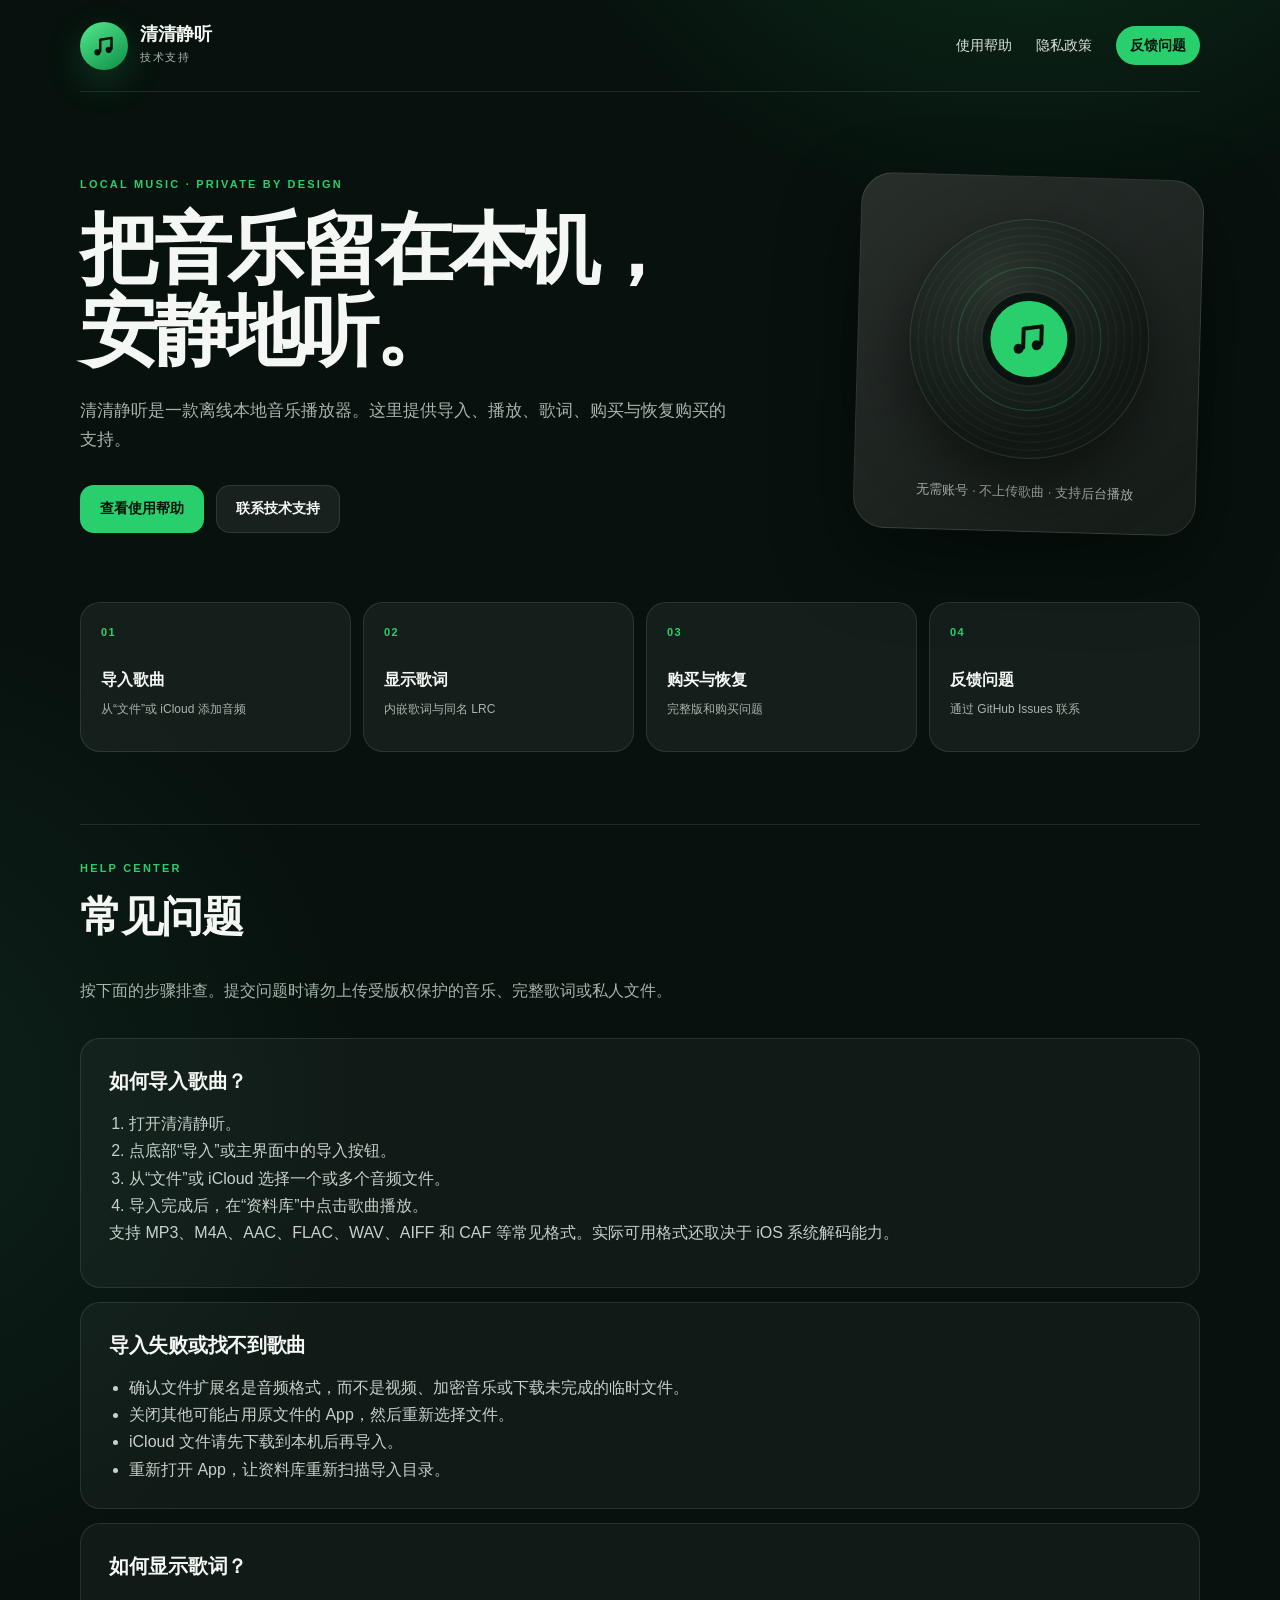
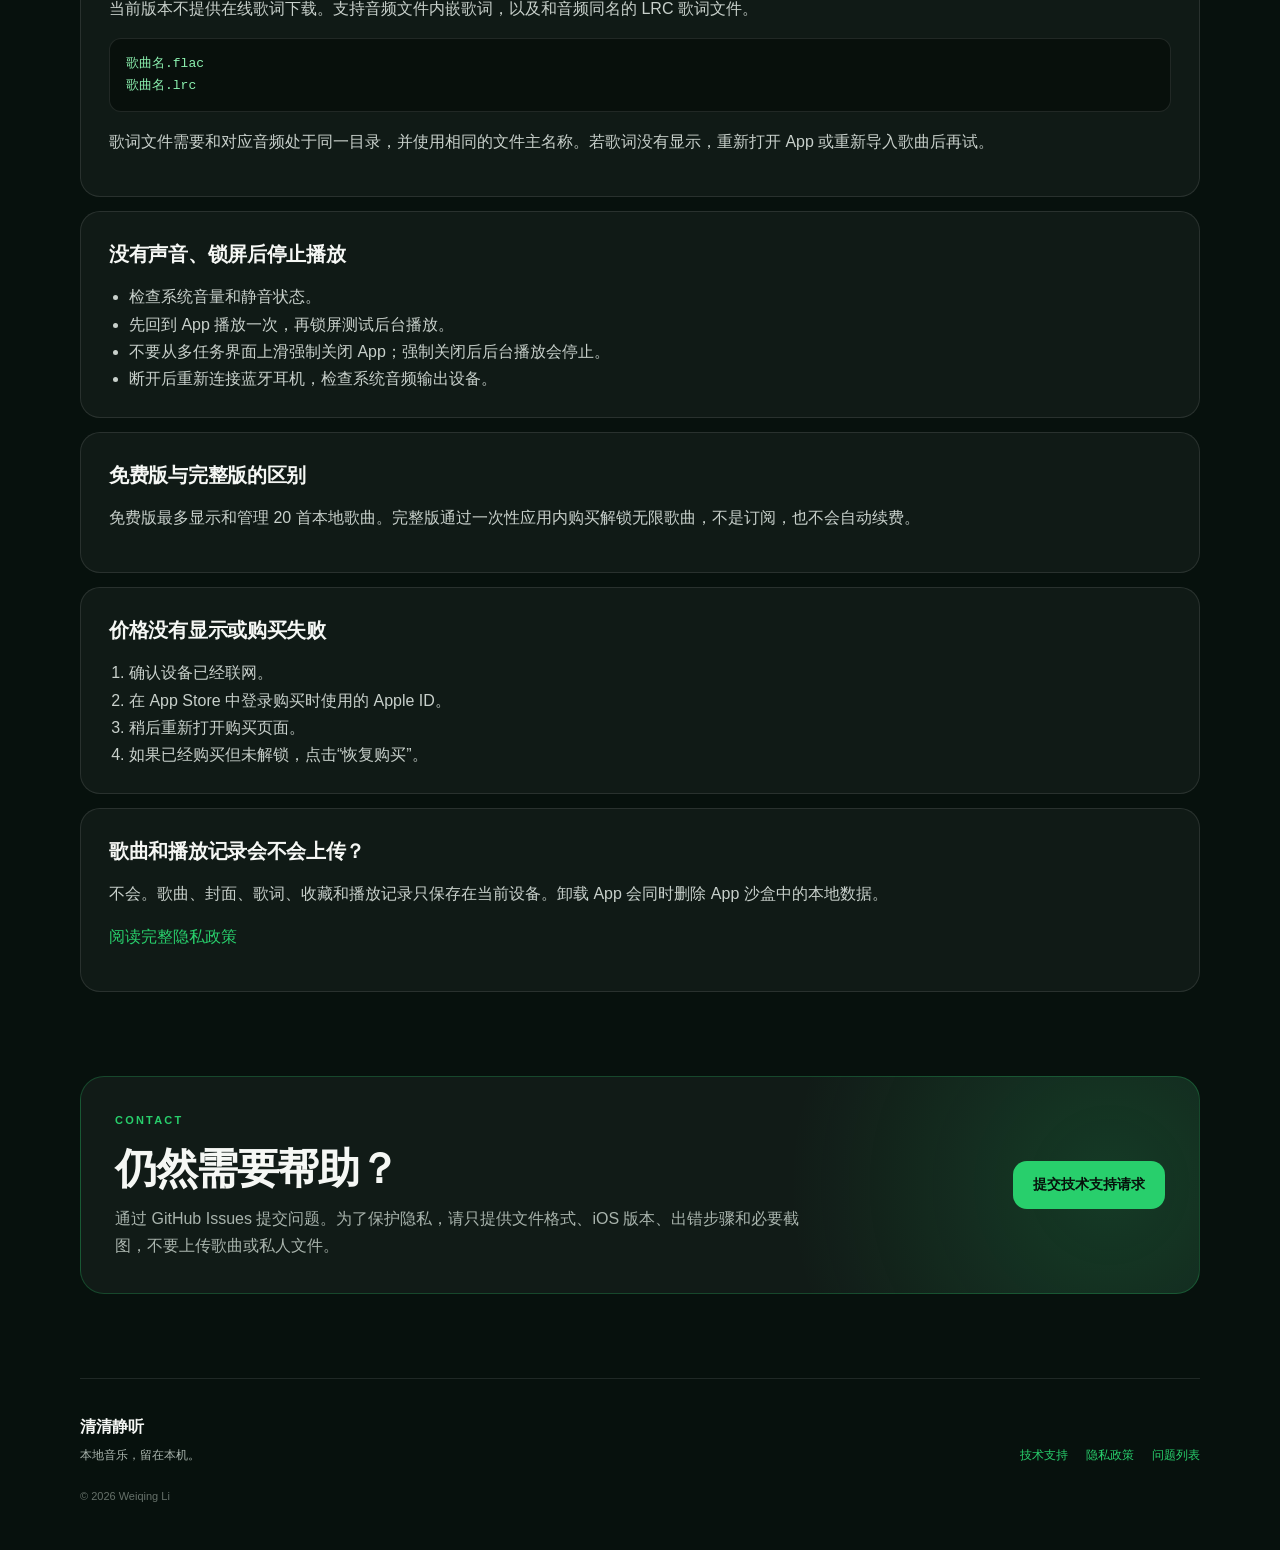
<file: index.html>
<!doctype html>
<html lang="zh-CN">
<head>
  <meta charset="utf-8">
  <meta name="viewport" content="width=device-width, initial-scale=1">
  <meta name="theme-color" content="#07110d">
  <meta name="description" content="清清静听本地音乐播放器的官方技术支持、常见问题与问题反馈入口。">
  <title>清清静听 - 技术支持</title>
  <link rel="stylesheet" href="styles.css">
</head>
<body>
  <header class="site-header">
    <a class="brand" href="index.html" aria-label="清清静听技术支持首页">
      <span class="brand-mark" aria-hidden="true">
        <svg viewBox="0 0 48 48" role="img">
          <path d="M18 32.5V14l18-3v17.5" fill="none" stroke="currentColor" stroke-width="4" stroke-linecap="round" stroke-linejoin="round"/>
          <circle cx="13.5" cy="34" r="5" fill="currentColor"/>
          <circle cx="31.5" cy="30" r="5" fill="currentColor"/>
        </svg>
      </span>
      <span>
        <strong>清清静听</strong>
        <small>技术支持</small>
      </span>
    </a>
    <nav aria-label="主要导航">
      <a href="#help">使用帮助</a>
      <a href="privacy.html">隐私政策</a>
      <a class="nav-contact" href="https://github.com/ktn4sgrtgc-gif/qingqingjingting-support/issues/new/choose">反馈问题</a>
    </nav>
  </header>

  <main>
    <section class="hero">
      <div>
        <p class="eyebrow">LOCAL MUSIC · PRIVATE BY DESIGN</p>
        <h1>把音乐留在本机，<br>安静地听。</h1>
        <p class="lead">清清静听是一款离线本地音乐播放器。这里提供导入、播放、歌词、购买与恢复购买的支持。</p>
        <div class="hero-actions">
          <a class="button primary" href="#help">查看使用帮助</a>
          <a class="button secondary" href="https://github.com/ktn4sgrtgc-gif/qingqingjingting-support/issues/new/choose">联系技术支持</a>
        </div>
      </div>
      <div class="hero-card" aria-label="清清静听产品说明">
        <div class="record">
          <div class="record-ring"></div>
          <svg viewBox="0 0 48 48" aria-hidden="true">
            <path d="M18 32.5V14l18-3v17.5" fill="none" stroke="currentColor" stroke-width="4" stroke-linecap="round" stroke-linejoin="round"/>
            <circle cx="13.5" cy="34" r="5" fill="currentColor"/>
            <circle cx="31.5" cy="30" r="5" fill="currentColor"/>
          </svg>
        </div>
        <p>无需账号 · 不上传歌曲 · 支持后台播放</p>
      </div>
    </section>

    <section class="quick-grid" aria-label="快速帮助">
      <a href="#import">
        <span>01</span>
        <strong>导入歌曲</strong>
        <small>从“文件”或 iCloud 添加音频</small>
      </a>
      <a href="#lyrics">
        <span>02</span>
        <strong>显示歌词</strong>
        <small>内嵌歌词与同名 LRC</small>
      </a>
      <a href="#purchase">
        <span>03</span>
        <strong>购买与恢复</strong>
        <small>完整版和购买问题</small>
      </a>
      <a href="#contact">
        <span>04</span>
        <strong>反馈问题</strong>
        <small>通过 GitHub Issues 联系</small>
      </a>
    </section>

    <section id="help" class="content">
      <div class="section-heading">
        <p class="eyebrow">HELP CENTER</p>
        <h2>常见问题</h2>
        <p>按下面的步骤排查。提交问题时请勿上传受版权保护的音乐、完整歌词或私人文件。</p>
      </div>

      <article id="import" class="help-card">
        <h3>如何导入歌曲？</h3>
        <ol>
          <li>打开清清静听。</li>
          <li>点底部“导入”或主界面中的导入按钮。</li>
          <li>从“文件”或 iCloud 选择一个或多个音频文件。</li>
          <li>导入完成后，在“资料库”中点击歌曲播放。</li>
        </ol>
        <p>支持 MP3、M4A、AAC、FLAC、WAV、AIFF 和 CAF 等常见格式。实际可用格式还取决于 iOS 系统解码能力。</p>
      </article>

      <article class="help-card">
        <h3>导入失败或找不到歌曲</h3>
        <ul>
          <li>确认文件扩展名是音频格式，而不是视频、加密音乐或下载未完成的临时文件。</li>
          <li>关闭其他可能占用原文件的 App，然后重新选择文件。</li>
          <li>iCloud 文件请先下载到本机后再导入。</li>
          <li>重新打开 App，让资料库重新扫描导入目录。</li>
        </ul>
      </article>

      <article id="lyrics" class="help-card">
        <h3>如何显示歌词？</h3>
        <p>当前版本不提供在线歌词下载。支持音频文件内嵌歌词，以及和音频同名的 LRC 歌词文件。</p>
        <pre><code>歌曲名.flac
歌曲名.lrc</code></pre>
        <p>歌词文件需要和对应音频处于同一目录，并使用相同的文件主名称。若歌词没有显示，重新打开 App 或重新导入歌曲后再试。</p>
      </article>

      <article class="help-card">
        <h3>没有声音、锁屏后停止播放</h3>
        <ul>
          <li>检查系统音量和静音状态。</li>
          <li>先回到 App 播放一次，再锁屏测试后台播放。</li>
          <li>不要从多任务界面上滑强制关闭 App；强制关闭后后台播放会停止。</li>
          <li>断开后重新连接蓝牙耳机，检查系统音频输出设备。</li>
        </ul>
      </article>

      <article id="purchase" class="help-card">
        <h3>免费版与完整版的区别</h3>
        <p>免费版最多显示和管理 20 首本地歌曲。完整版通过一次性应用内购买解锁无限歌曲，不是订阅，也不会自动续费。</p>
      </article>

      <article class="help-card">
        <h3>价格没有显示或购买失败</h3>
        <ol>
          <li>确认设备已经联网。</li>
          <li>在 App Store 中登录购买时使用的 Apple ID。</li>
          <li>稍后重新打开购买页面。</li>
          <li>如果已经购买但未解锁，点击“恢复购买”。</li>
        </ol>
      </article>

      <article class="help-card">
        <h3>歌曲和播放记录会不会上传？</h3>
        <p>不会。歌曲、封面、歌词、收藏和播放记录只保存在当前设备。卸载 App 会同时删除 App 沙盒中的本地数据。</p>
        <p><a href="privacy.html">阅读完整隐私政策</a></p>
      </article>
    </section>

    <section id="contact" class="contact-panel">
      <div>
        <p class="eyebrow">CONTACT</p>
        <h2>仍然需要帮助？</h2>
        <p>通过 GitHub Issues 提交问题。为了保护隐私，请只提供文件格式、iOS 版本、出错步骤和必要截图，不要上传歌曲或私人文件。</p>
      </div>
      <a class="button primary" href="https://github.com/ktn4sgrtgc-gif/qingqingjingting-support/issues/new/choose">提交技术支持请求</a>
    </section>
  </main>

  <footer>
    <div>
      <strong>清清静听</strong>
      <p>本地音乐，留在本机。</p>
    </div>
    <nav aria-label="页脚导航">
      <a href="index.html">技术支持</a>
      <a href="privacy.html">隐私政策</a>
      <a href="https://github.com/ktn4sgrtgc-gif/qingqingjingting-support/issues">问题列表</a>
    </nav>
    <small>© 2026 Weiqing Li</small>
  </footer>
</body>
</html>
</file>
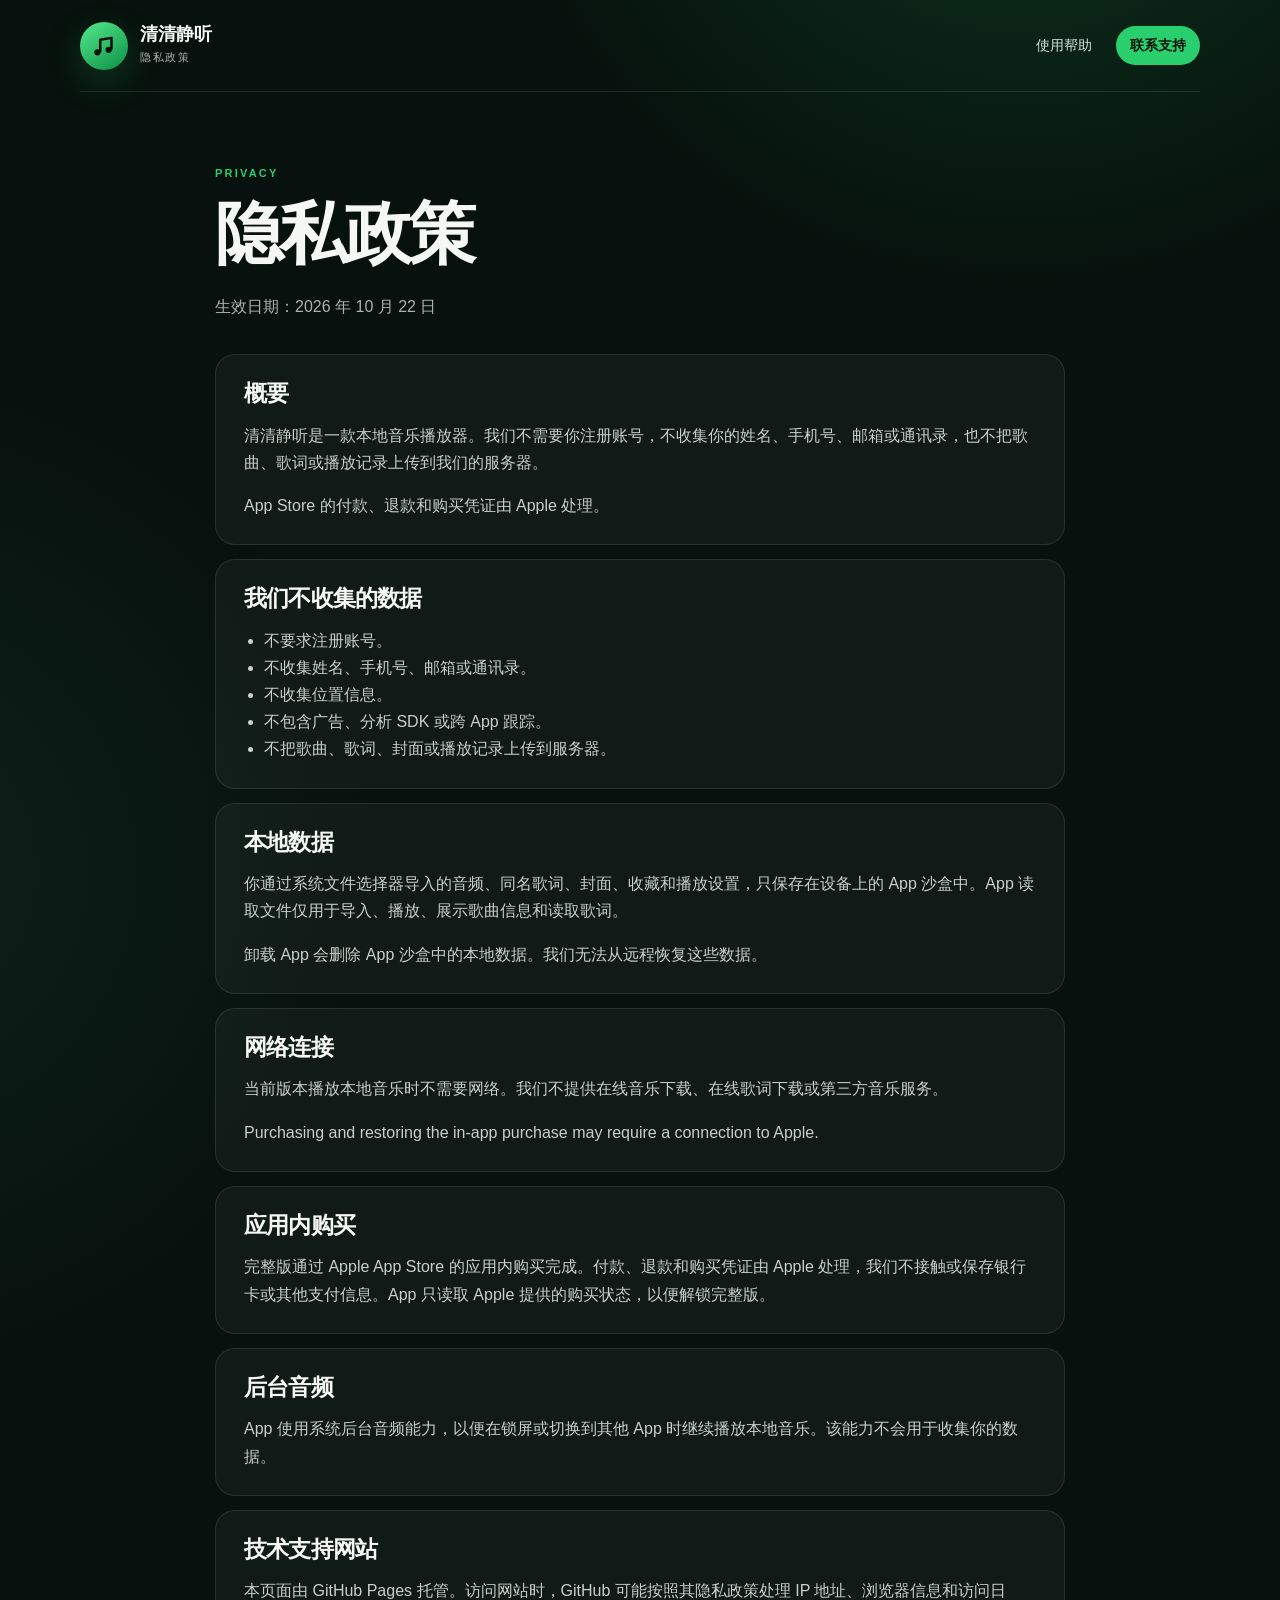
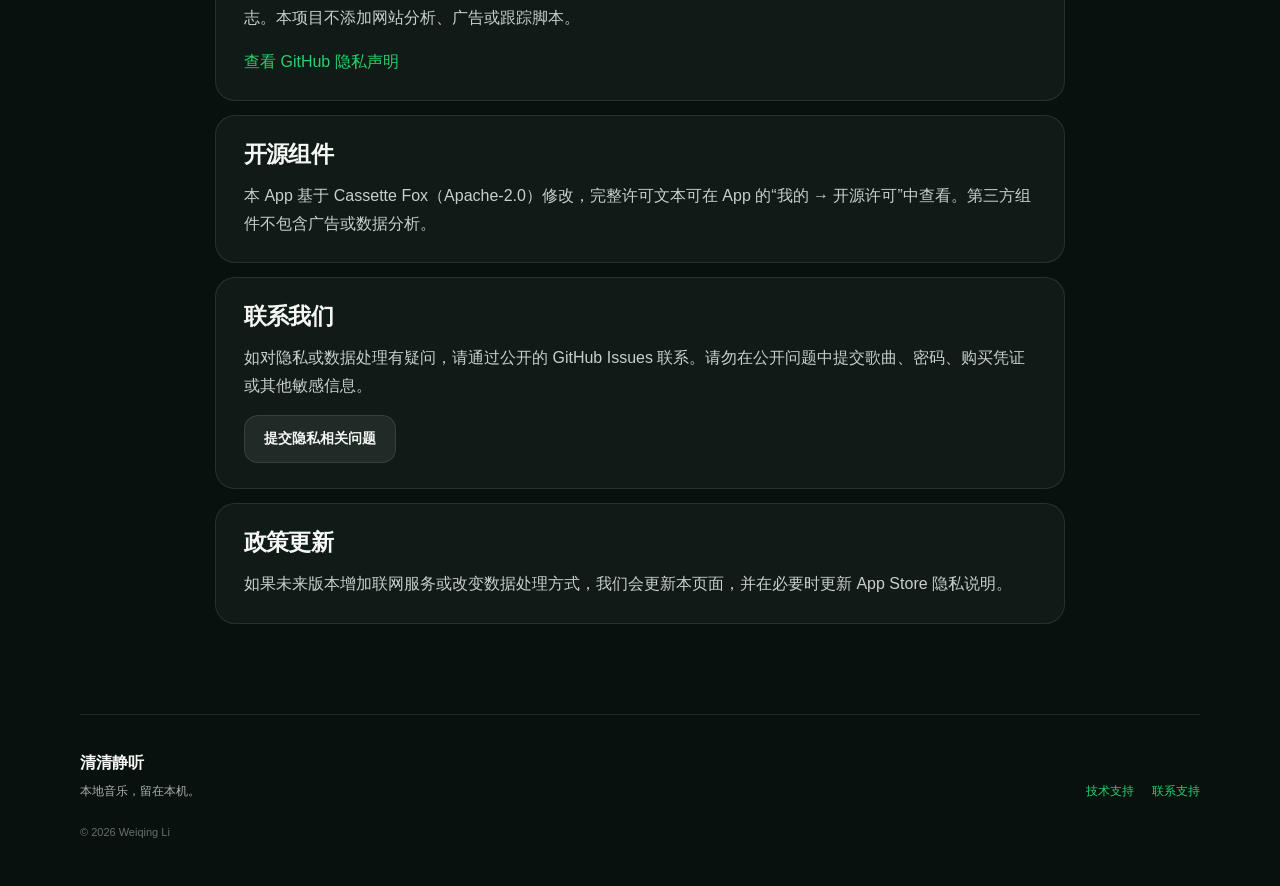
<file: privacy.html>
<!doctype html>
<html lang="zh-CN">
<head>
  <meta charset="utf-8">
  <meta name="viewport" content="width=device-width, initial-scale=1">
  <meta name="theme-color" content="#07110d">
  <meta name="description" content="清清静听本地音乐播放器隐私政策。">
  <title>清清静听 - 隐私政策</title>
  <link rel="stylesheet" href="styles.css">
</head>
<body>
  <header class="site-header">
    <a class="brand" href="index.html" aria-label="清清静听技术支持首页">
      <span class="brand-mark" aria-hidden="true">
        <svg viewBox="0 0 48 48" role="img">
          <path d="M18 32.5V14l18-3v17.5" fill="none" stroke="currentColor" stroke-width="4" stroke-linecap="round" stroke-linejoin="round"/>
          <circle cx="13.5" cy="34" r="5" fill="currentColor"/>
          <circle cx="31.5" cy="30" r="5" fill="currentColor"/>
        </svg>
      </span>
      <span>
        <strong>清清静听</strong>
        <small>隐私政策</small>
      </span>
    </a>
    <nav aria-label="主要导航">
      <a href="index.html#help">使用帮助</a>
      <a class="nav-contact" href="index.html#contact">联系支持</a>
    </nav>
  </header>

  <main class="policy">
    <div class="section-heading">
      <p class="eyebrow">PRIVACY</p>
      <h1>隐私政策</h1>
      <p>生效日期：2026 年 10 月 22 日</p>
    </div>

    <article class="policy-card">
      <h2>概要</h2>
      <p>清清静听是一款本地音乐播放器。我们不需要你注册账号，不收集你的姓名、手机号、邮箱或通讯录，也不把歌曲、歌词或播放记录上传到我们的服务器。</p>
      <p>App Store 的付款、退款和购买凭证由 Apple 处理。</p>
    </article>

    <article class="policy-card">
      <h2>我们不收集的数据</h2>
      <ul>
        <li>不要求注册账号。</li>
        <li>不收集姓名、手机号、邮箱或通讯录。</li>
        <li>不收集位置信息。</li>
        <li>不包含广告、分析 SDK 或跨 App 跟踪。</li>
        <li>不把歌曲、歌词、封面或播放记录上传到服务器。</li>
      </ul>
    </article>

    <article class="policy-card">
      <h2>本地数据</h2>
      <p>你通过系统文件选择器导入的音频、同名歌词、封面、收藏和播放设置，只保存在设备上的 App 沙盒中。App 读取文件仅用于导入、播放、展示歌曲信息和读取歌词。</p>
      <p>卸载 App 会删除 App 沙盒中的本地数据。我们无法从远程恢复这些数据。</p>
    </article>

    <article class="policy-card">
      <h2>网络连接</h2>
      <p>当前版本播放本地音乐时不需要网络。我们不提供在线音乐下载、在线歌词下载或第三方音乐服务。</p>
      <p>Purchasing and restoring the in-app purchase may require a connection to Apple.</p>
    </article>

    <article class="policy-card">
      <h2>应用内购买</h2>
      <p>完整版通过 Apple App Store 的应用内购买完成。付款、退款和购买凭证由 Apple 处理，我们不接触或保存银行卡或其他支付信息。App 只读取 Apple 提供的购买状态，以便解锁完整版。</p>
    </article>

    <article class="policy-card">
      <h2>后台音频</h2>
      <p>App 使用系统后台音频能力，以便在锁屏或切换到其他 App 时继续播放本地音乐。该能力不会用于收集你的数据。</p>
    </article>

    <article class="policy-card">
      <h2>技术支持网站</h2>
      <p>本页面由 GitHub Pages 托管。访问网站时，GitHub 可能按照其隐私政策处理 IP 地址、浏览器信息和访问日志。本项目不添加网站分析、广告或跟踪脚本。</p>
      <p><a href="https://docs.github.com/site-policy/privacy-policies/github-general-privacy-statement">查看 GitHub 隐私声明</a></p>
    </article>

    <article class="policy-card">
      <h2>开源组件</h2>
      <p>本 App 基于 Cassette Fox（Apache-2.0）修改，完整许可文本可在 App 的“我的 → 开源许可”中查看。第三方组件不包含广告或数据分析。</p>
    </article>

    <article class="policy-card">
      <h2>联系我们</h2>
      <p>如对隐私或数据处理有疑问，请通过公开的 GitHub Issues 联系。请勿在公开问题中提交歌曲、密码、购买凭证或其他敏感信息。</p>
      <p><a class="button secondary" href="https://github.com/ktn4sgrtgc-gif/qingqingjingting-support/issues/new/choose">提交隐私相关问题</a></p>
    </article>

    <article class="policy-card">
      <h2>政策更新</h2>
      <p>如果未来版本增加联网服务或改变数据处理方式，我们会更新本页面，并在必要时更新 App Store 隐私说明。</p>
    </article>
  </main>

  <footer>
    <div>
      <strong>清清静听</strong>
      <p>本地音乐，留在本机。</p>
    </div>
    <nav aria-label="页脚导航">
      <a href="index.html">技术支持</a>
      <a href="index.html#contact">联系支持</a>
    </nav>
    <small>© 2026 Weiqing Li</small>
  </footer>
</body>
</html>
</file>
<file: styles.css>
:root {
  color-scheme: dark;
  --ink: #f5f7f4;
  --muted: #a9b4ad;
  --green: #28cf6c;
  --green-dark: #0d8f47;
  --surface: rgba(255, 255, 255, 0.055);
  --border: rgba(255, 255, 255, 0.10);
  --background: #07110d;
  --card: #101713;
}

* {
  box-sizing: border-box;
}

html {
  scroll-behavior: smooth;
}

body {
  margin: 0;
  min-height: 100vh;
  color: var(--ink);
  background:
    radial-gradient(circle at 80% -10%, rgba(40, 207, 108, 0.20), transparent 34rem),
    radial-gradient(circle at -10% 35%, rgba(47, 105, 84, 0.18), transparent 32rem),
    var(--background);
  font-family: -apple-system, BlinkMacSystemFont, "SF Pro Text", "PingFang SC",
    "Hiragino Sans GB", "Microsoft YaHei", sans-serif;
  line-height: 1.7;
  -webkit-font-smoothing: antialiased;
}

a {
  color: var(--green);
  text-decoration: none;
}

a:hover {
  color: #75ed9f;
}

.site-header {
  width: min(1120px, calc(100% - 40px));
  margin: 0 auto;
  min-height: 92px;
  display: flex;
  align-items: center;
  justify-content: space-between;
  gap: 24px;
  border-bottom: 1px solid var(--border);
}

.brand {
  display: inline-flex;
  align-items: center;
  gap: 12px;
  color: var(--ink);
}

.brand:hover {
  color: var(--ink);
}

.brand-mark {
  display: grid;
  width: 48px;
  height: 48px;
  place-items: center;
  border-radius: 50%;
  color: #06110b;
  background: linear-gradient(145deg, #53e98c, var(--green-dark));
  box-shadow: 0 12px 36px rgba(40, 207, 108, 0.22);
}

.brand-mark svg {
  width: 30px;
  height: 30px;
}

.brand strong,
.brand small {
  display: block;
}

.brand strong {
  font-size: 18px;
  line-height: 1.2;
}

.brand small {
  margin-top: 3px;
  color: var(--muted);
  font-size: 11px;
  letter-spacing: 0.14em;
}

.site-header nav,
footer nav {
  display: flex;
  align-items: center;
  gap: 24px;
  font-size: 14px;
}

.site-header nav a {
  color: #dbe2dd;
}

.site-header .nav-contact {
  padding: 8px 14px;
  color: #06110b;
  font-weight: 650;
  border-radius: 999px;
  background: var(--green);
}

.site-header .nav-contact:hover {
  color: #06110b;
  background: #67ec99;
}

main {
  width: min(1120px, calc(100% - 40px));
  margin: 0 auto;
}

.hero {
  min-height: 510px;
  display: grid;
  grid-template-columns: minmax(0, 1.35fr) minmax(280px, 0.65fr);
  align-items: center;
  gap: 64px;
  padding: 62px 0 48px;
}

.eyebrow {
  margin: 0 0 14px;
  color: var(--green);
  font-size: 11px;
  font-weight: 700;
  letter-spacing: 0.20em;
}

h1,
h2,
h3,
p {
  margin-top: 0;
}

h1 {
  max-width: 730px;
  margin-bottom: 24px;
  font-size: clamp(44px, 7vw, 78px);
  font-weight: 760;
  letter-spacing: -0.055em;
  line-height: 1.06;
}

h2 {
  font-size: clamp(29px, 4vw, 42px);
  letter-spacing: -0.035em;
  line-height: 1.2;
}

h3 {
  margin-bottom: 12px;
  font-size: 20px;
  letter-spacing: -0.015em;
}

.lead {
  max-width: 650px;
  color: var(--muted);
  font-size: 17px;
}

.hero-actions {
  display: flex;
  flex-wrap: wrap;
  gap: 12px;
  margin-top: 30px;
}

.button {
  display: inline-flex;
  min-height: 48px;
  padding: 10px 19px;
  align-items: center;
  justify-content: center;
  border: 1px solid var(--border);
  border-radius: 14px;
  font-size: 14px;
  font-weight: 650;
}

.button.primary {
  color: #06110b;
  border-color: transparent;
  background: var(--green);
}

.button.primary:hover {
  color: #06110b;
  background: #67ec99;
}

.button.secondary {
  color: var(--ink);
  background: rgba(255, 255, 255, 0.07);
}

.button.secondary:hover {
  color: var(--ink);
  border-color: rgba(255, 255, 255, 0.22);
}

.hero-card {
  display: grid;
  place-items: center;
  padding: 42px 24px 28px;
  border: 1px solid var(--border);
  border-radius: 32px;
  background:
    linear-gradient(145deg, rgba(255, 255, 255, 0.10), rgba(255, 255, 255, 0.025)),
    var(--card);
  box-shadow: 0 30px 80px rgba(0, 0, 0, 0.34);
  transform: rotate(1.6deg);
}

.hero-card p {
  margin: 22px 0 0;
  color: var(--muted);
  text-align: center;
  font-size: 13px;
}

.record {
  position: relative;
  display: grid;
  width: min(240px, 70vw);
  aspect-ratio: 1;
  place-items: center;
  color: var(--green);
  border-radius: 50%;
  background:
    repeating-radial-gradient(circle, transparent 0 6px, rgba(255, 255, 255, 0.035) 7px 8px),
    radial-gradient(circle at 35% 25%, #29342d, #111814 68%);
  box-shadow: inset 0 0 0 1px rgba(255, 255, 255, 0.08), 0 24px 60px rgba(0, 0, 0, 0.5);
}

.record::before {
  content: "";
  position: absolute;
  inset: 34%;
  border-radius: 50%;
  background: var(--green);
  box-shadow: 0 0 0 8px rgba(7, 17, 13, 0.85);
}

.record svg {
  position: relative;
  z-index: 1;
  width: 48px;
  color: #06110b;
}

.record-ring {
  position: absolute;
  inset: 20%;
  border: 1px solid rgba(40, 207, 108, 0.18);
  border-radius: 50%;
}

.quick-grid {
  display: grid;
  grid-template-columns: repeat(4, 1fr);
  gap: 12px;
  padding-bottom: 72px;
}

.quick-grid a {
  min-height: 150px;
  padding: 20px;
  color: var(--ink);
  border: 1px solid var(--border);
  border-radius: 20px;
  background: var(--surface);
  transition: 160ms ease;
}

.quick-grid a:hover {
  color: var(--ink);
  border-color: rgba(40, 207, 108, 0.42);
  background: rgba(255, 255, 255, 0.085);
  transform: translateY(-3px);
}

.quick-grid span,
.quick-grid strong,
.quick-grid small {
  display: block;
}

.quick-grid span {
  margin-bottom: 24px;
  color: var(--green);
  font-size: 11px;
  font-weight: 700;
  letter-spacing: 0.12em;
}

.quick-grid strong {
  margin-bottom: 7px;
  font-size: 16px;
}

.quick-grid small {
  color: var(--muted);
  font-size: 12px;
  line-height: 1.55;
}

.content {
  padding: 34px 0 84px;
  border-top: 1px solid var(--border);
}

.section-heading {
  max-width: 720px;
  margin-bottom: 34px;
}

.section-heading > p:last-child {
  color: var(--muted);
}

.help-card,
.policy-card {
  margin-bottom: 14px;
  padding: 25px 28px;
  border: 1px solid var(--border);
  border-radius: 20px;
  background: rgba(255, 255, 255, 0.04);
}

.help-card:last-child,
.policy-card:last-child {
  margin-bottom: 0;
}

.help-card p,
.help-card li,
.policy-card p,
.policy-card li {
  color: #c8d0cb;
}

.help-card ul,
.help-card ol,
.policy-card ul {
  margin-top: 0;
  margin-bottom: 0;
  padding-left: 1.25rem;
}

pre {
  overflow-x: auto;
  margin: 16px 0;
  padding: 14px 16px;
  border: 1px solid var(--border);
  border-radius: 12px;
  background: #08100c;
}

code {
  color: #8cf2b0;
  font-family: ui-monospace, SFMono-Regular, Menlo, Consolas, monospace;
  font-size: 13px;
}

.contact-panel {
  display: flex;
  align-items: center;
  justify-content: space-between;
  gap: 40px;
  margin-bottom: 84px;
  padding: 34px;
  border: 1px solid rgba(40, 207, 108, 0.25);
  border-radius: 24px;
  background:
    radial-gradient(circle at 92% 50%, rgba(40, 207, 108, 0.18), transparent 20rem),
    rgba(255, 255, 255, 0.045);
}

.contact-panel h2 {
  margin-bottom: 10px;
}

.contact-panel p:last-child {
  max-width: 700px;
  margin-bottom: 0;
  color: var(--muted);
}

.policy {
  max-width: 850px;
  padding: 72px 0 90px;
}

.policy h1 {
  font-size: clamp(42px, 7vw, 68px);
}

.policy-card h2 {
  margin-bottom: 14px;
  font-size: 23px;
}

.policy-card p:last-child,
.policy-card ul:last-child {
  margin-bottom: 0;
}

footer {
  width: min(1120px, calc(100% - 40px));
  margin: 0 auto;
  padding: 34px 0 44px;
  display: grid;
  grid-template-columns: 1fr auto;
  gap: 22px;
  align-items: end;
  border-top: 1px solid var(--border);
}

footer strong {
  font-size: 16px;
}

footer p {
  margin: 5px 0 0;
  color: var(--muted);
  font-size: 12px;
}

footer nav {
  gap: 18px;
  font-size: 12px;
}

footer small {
  grid-column: 1 / -1;
  color: #66716a;
  font-size: 11px;
}

@media (max-width: 820px) {
  .site-header {
    min-height: 78px;
  }

  .site-header nav a:not(.nav-contact) {
    display: none;
  }

  .hero {
    grid-template-columns: 1fr;
    gap: 26px;
    padding-top: 50px;
  }

  .hero-card {
    display: none;
  }

  .quick-grid {
    grid-template-columns: repeat(2, 1fr);
  }

  .contact-panel {
    align-items: flex-start;
    flex-direction: column;
  }

  footer {
    grid-template-columns: 1fr;
  }

  footer nav,
  footer small {
    grid-column: auto;
  }
}

@media (max-width: 520px) {
  .site-header,
  main,
  footer {
    width: min(100% - 28px, 1120px);
  }

  .brand-mark {
    width: 42px;
    height: 42px;
  }

  .hero {
    min-height: auto;
    padding: 54px 0 38px;
  }

  h1 {
    font-size: 45px;
  }

  .lead {
    font-size: 15px;
  }

  .hero-actions .button {
    width: 100%;
  }

  .quick-grid {
    grid-template-columns: 1fr 1fr;
    padding-bottom: 56px;
  }

  .quick-grid a {
    min-height: 140px;
    padding: 17px;
  }

  .help-card,
  .policy-card {
    padding: 21px;
  }

  .contact-panel {
    padding: 24px;
  }
}
</file>
